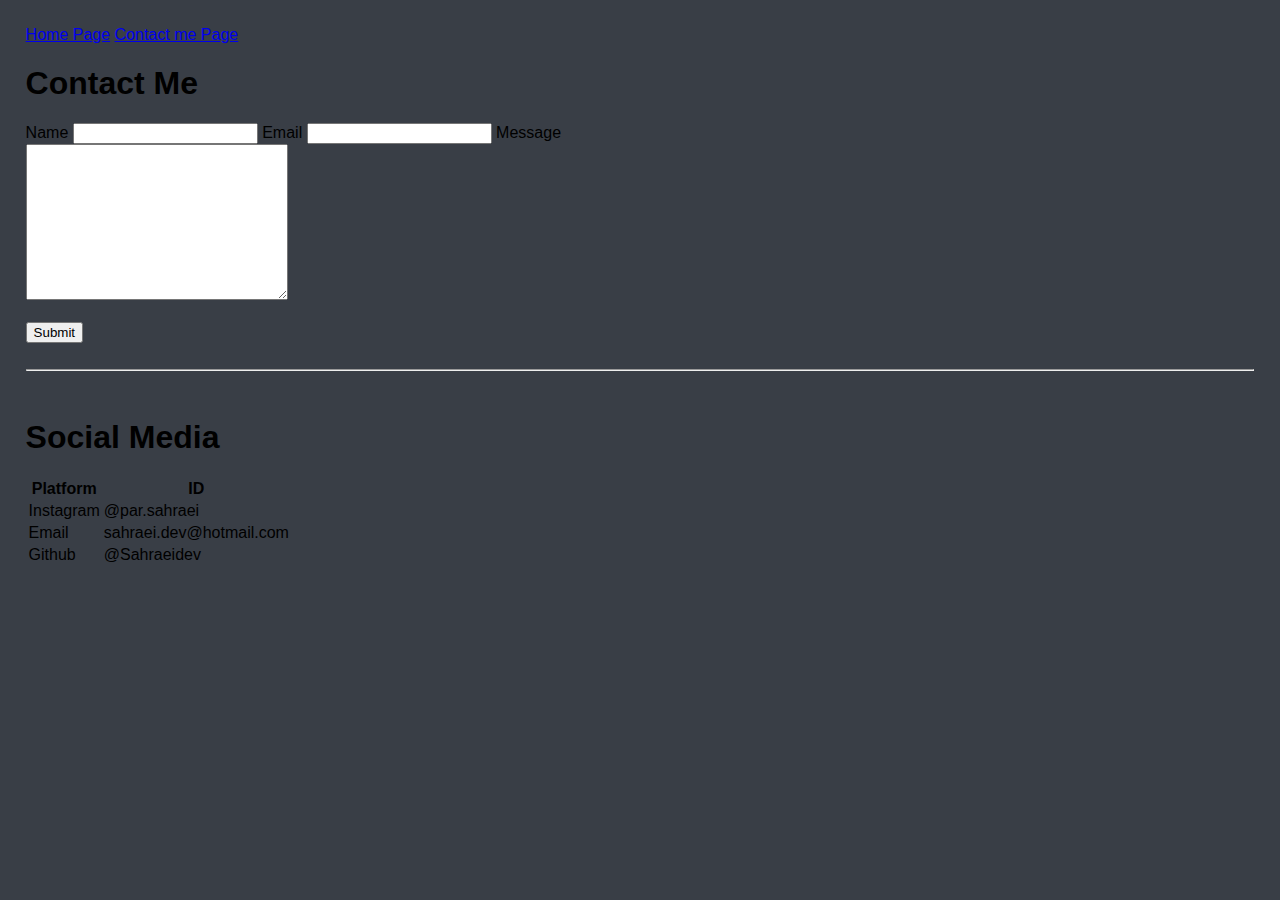
<file: contactme.html>
<!DOCTYPE html>
<html>
    <head>
        <meta charset="uft-8">
        <title>Contact me</title>
        <link rel="stylesheet" href="CSS/styles.css">
        <link rel="icon" href="Media/Webicon.ico">
        <link rel="preconnect" href="https://fonts.googleapis.com">
        <link rel="preconnect" href="https://fonts.gstatic.com" crossorigin>
        <link href="https://fonts.googleapis.com/css2?family=Merriweather&family=Montserrat&family=Sacramento&display=swap" rel="stylesheet">
    </head>
    <body>
        <!--Nav bar-->
        <div class="navbar">
            <a class="navbar-btn" href="index.html">Home Page</a>
            <a class="navbar-btn" href="contactme.html">Contact me Page</a>
        </div>


        <form id="contactForm" action="mailto:sahraei.dev@hotmail.com" enctype="text/plain">
            <h1>Contact Me</h1>
            <label for="">Name</label>
            <input type="text">
            <label for="">Email</label>
            <input type="email" name="" id="">
            <label>Message</label><br>
            <textarea name="" id="" cols="30" rows="10"></textarea><br><br>
            <input type="submit" value="Submit">
        </form>

        <br>
        <hr>
        <br>

        <div>
            <h1>Social Media</h1>
            <table>
                <thead>
                    <tr>
                        <th>Platform</th>
                        <th>ID</th>
                    </tr>
                </thead>
                <tr>
                    <td>Instagram</td>
                    <td>@par.sahraei</td>
                </tr>
                <tr>
                    <td>Email</td>
                    <td>sahraei.dev@hotmail.com</td>
                </tr>
                <tr>
                    <td>Github</td>
                    <td>@Sahraeidev</td>
                </tr>
            </table>
        </div>
        
    </body>
</html>
</file>
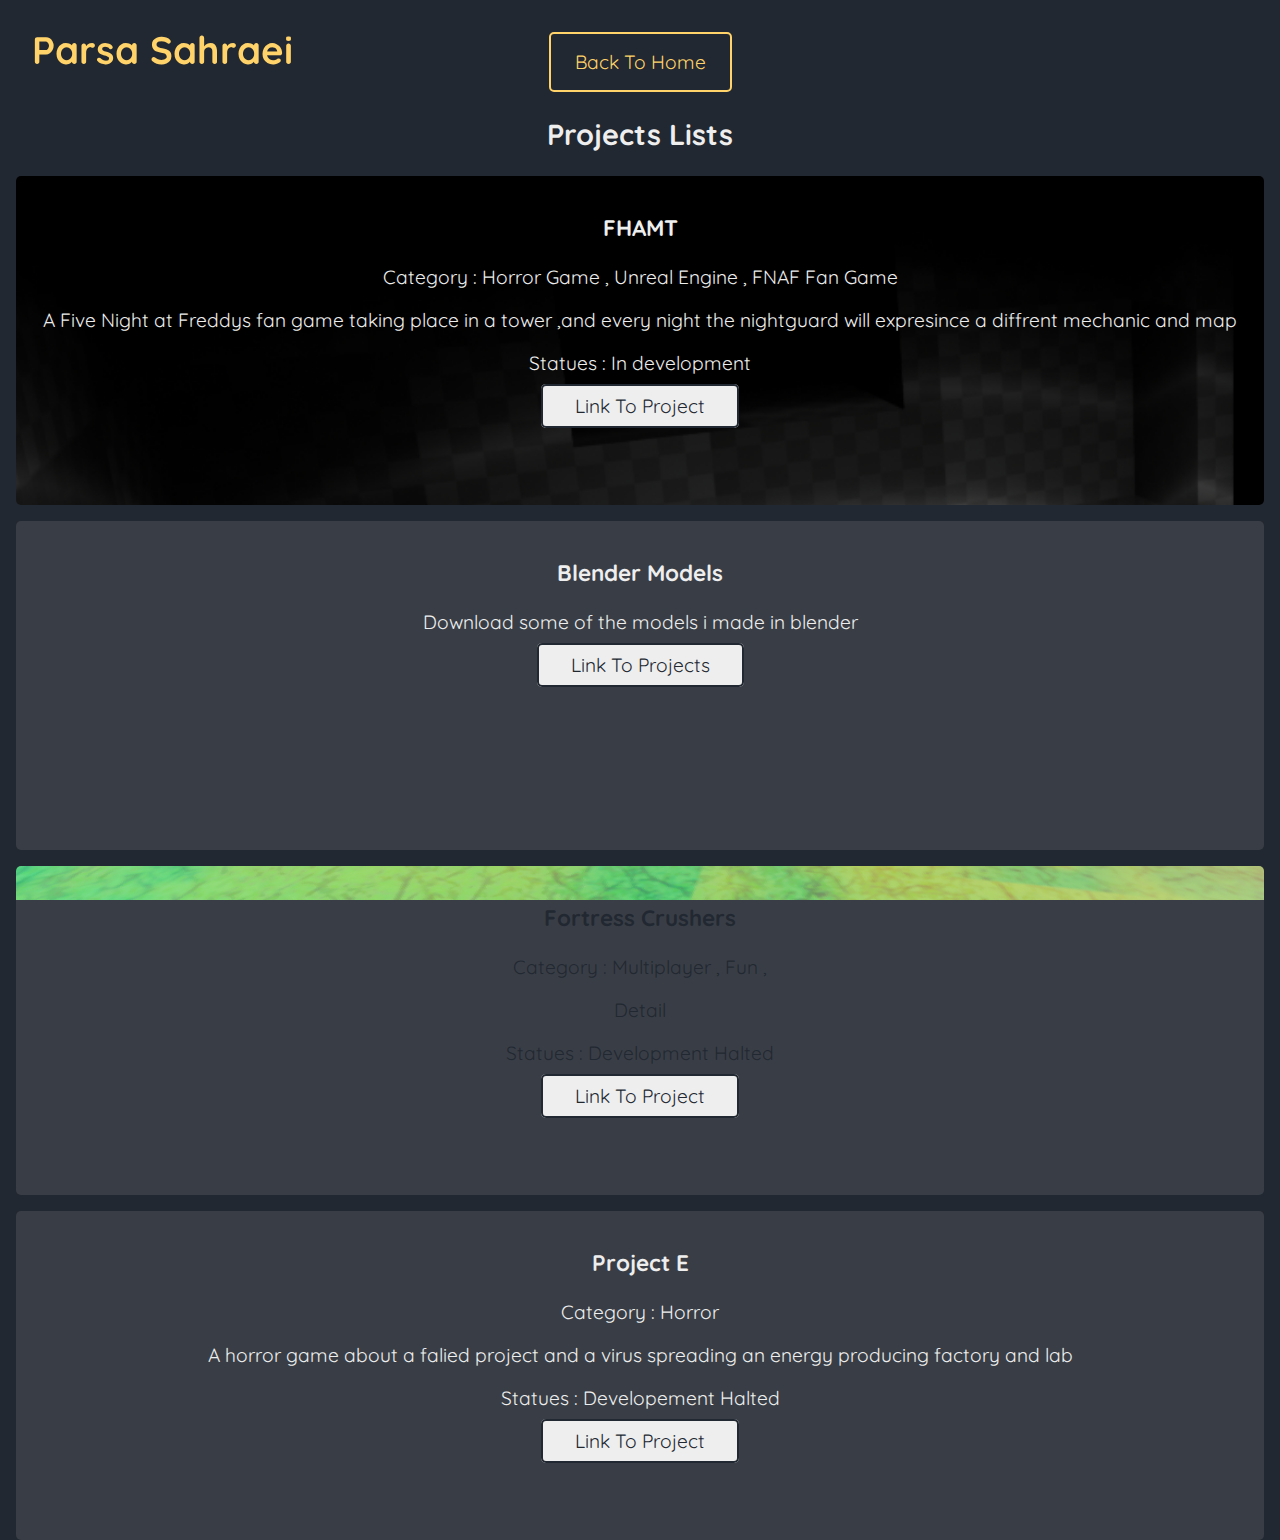
<file: Projects.html>
<!DOCTYPE html>
<html lang="en">

<head>
    <meta charset="UTF-8">
    <meta name="viewport" content="width=device-width, initial-scale=1.0">
    <link rel="stylesheet" href="Projects.css">
    <link rel="preconnect" href="https://fonts.googleapis.com">
    <link rel="preconnect" href="https://fonts.gstatic.com" crossorigin>
    <link href="https://fonts.googleapis.com/css2?family=Montserrat:ital,wght@0,100..900;1,100..900&display=swap"
        rel="stylesheet">
    <link rel="preconnect" href="https://fonts.googleapis.com">
    <link rel="preconnect" href="https://fonts.gstatic.com" crossorigin>
    <link href="https://fonts.googleapis.com/css2?family=Quicksand:wght@300..700&display=swap" rel="stylesheet">
    <title>Projects</title>
    <meta name="viewport" content="width=device-width, initial-scale=1.0">

</head>

<body>
    <nav>
        <h1>Parsa Sahraei</h1>
    </nav>
    <div class="projects">
        <a href="index.html" id="BackToHome">Back To Home</a>
        <h2>Projects Lists</h2>

        <div class="project-item" id="FHAMT">
            <h3>FHAMT</h3>
            <p>Category : Horror Game , Unreal Engine , FNAF Fan Game</p>
            <p>A Five Night at Freddys fan game taking place in a tower ,and every night the nightguard will expresince
                a diffrent mechanic and map</p>
            <p>Statues : In development</p>
            <a href="https://gamejolt.com/games/FHAMT/642009" class="projectLink">Link To Project</a>
        </div>


        <div class="project-item" id="blenderrenders">
            <h3>Blender Models</h3>
            <p>Download some of the models i made in blender</p>
            <a href="https://sketchfab.com/Sahraeidev" class="projectLink">Link To Projects</a>
        </div>


        <div class="project-item" id="ProjectF">
            <h3>Fortress Crushers</h3>
            <p>Category : Multiplayer , Fun ,</p>
            <p>Detail</p>
            <p>Statues : Development Halted</p>
            <a href="" class="projectLink">Link To Project</a>
        </div>


        <div class="project-item">
            <h3>Project E</h3>
            <p>Category : Horror</p>
            <p>A horror game about a falied project and a virus spreading an energy producing factory and lab</p>
            <p>Statues : Developement Halted</p>
            <a href="" class="projectLink">Link To Project</a>
        </div>

    </div>

</body>

</html>
</file>
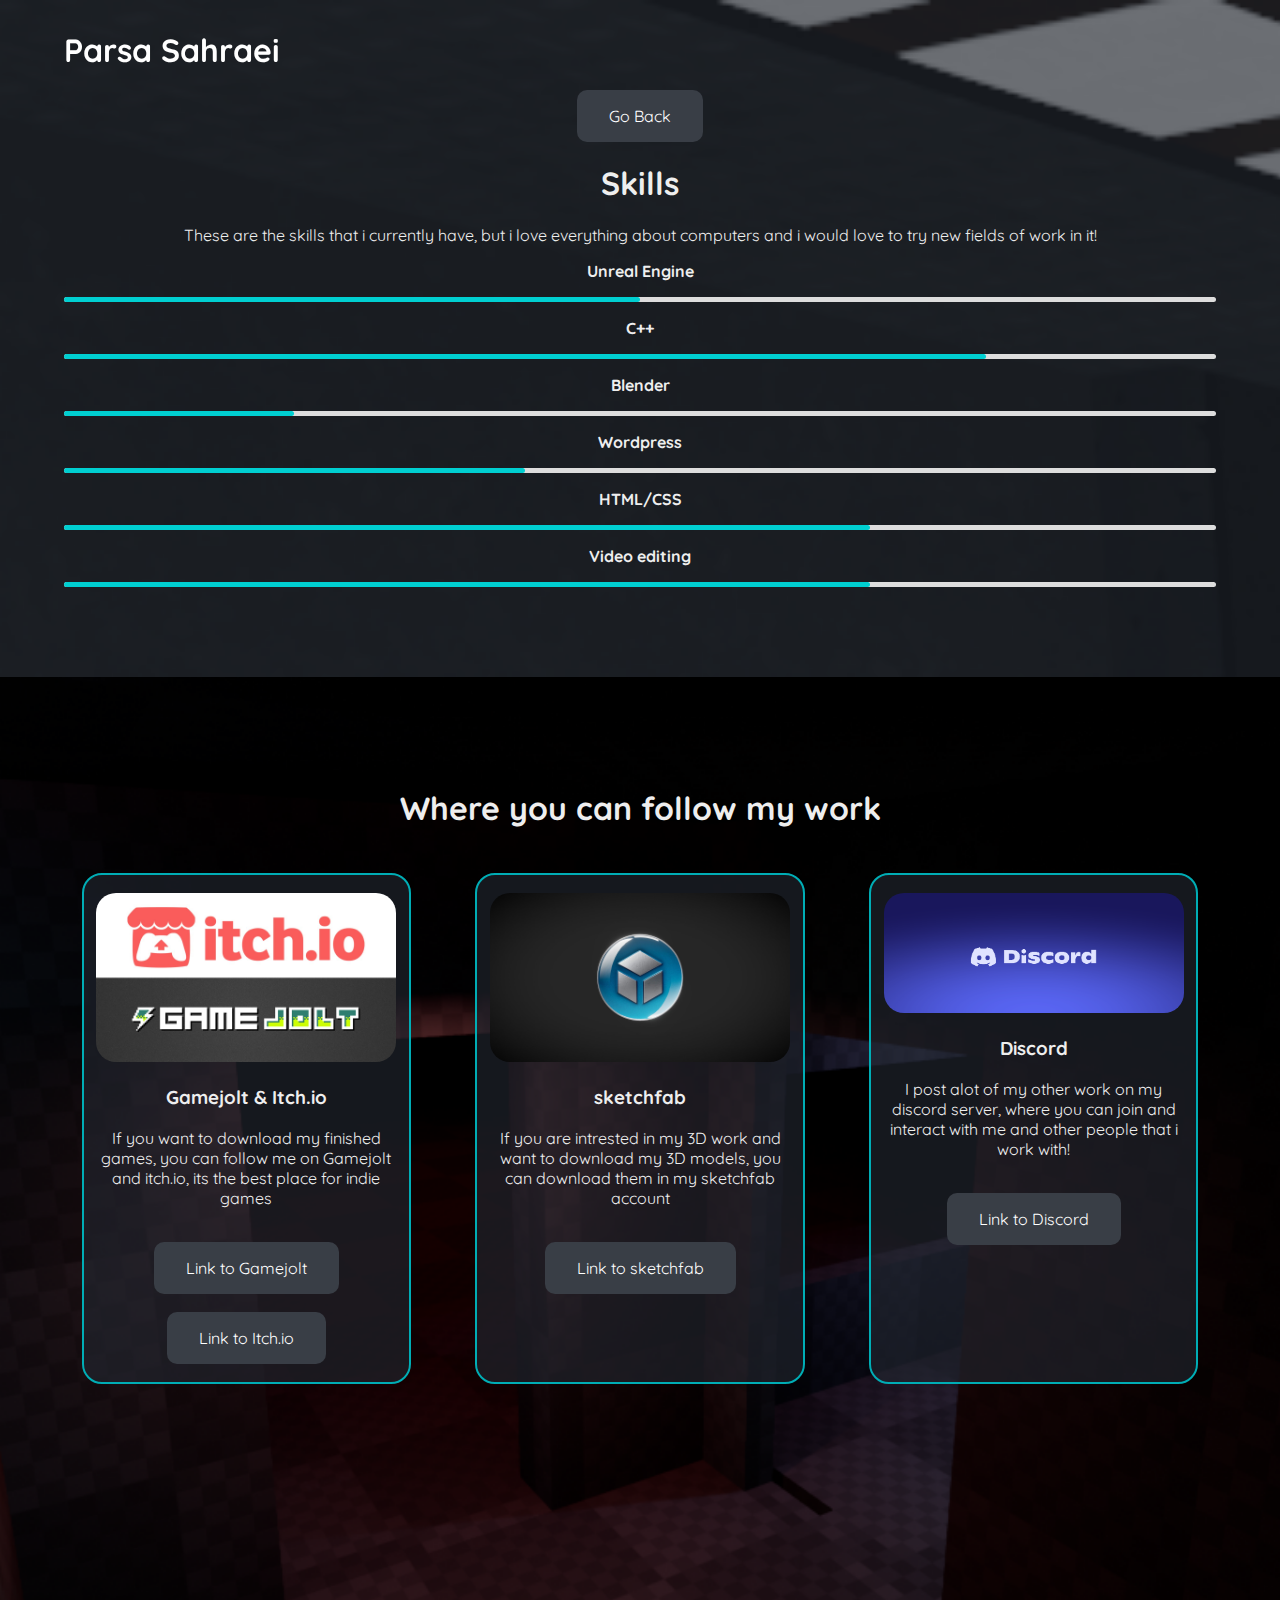
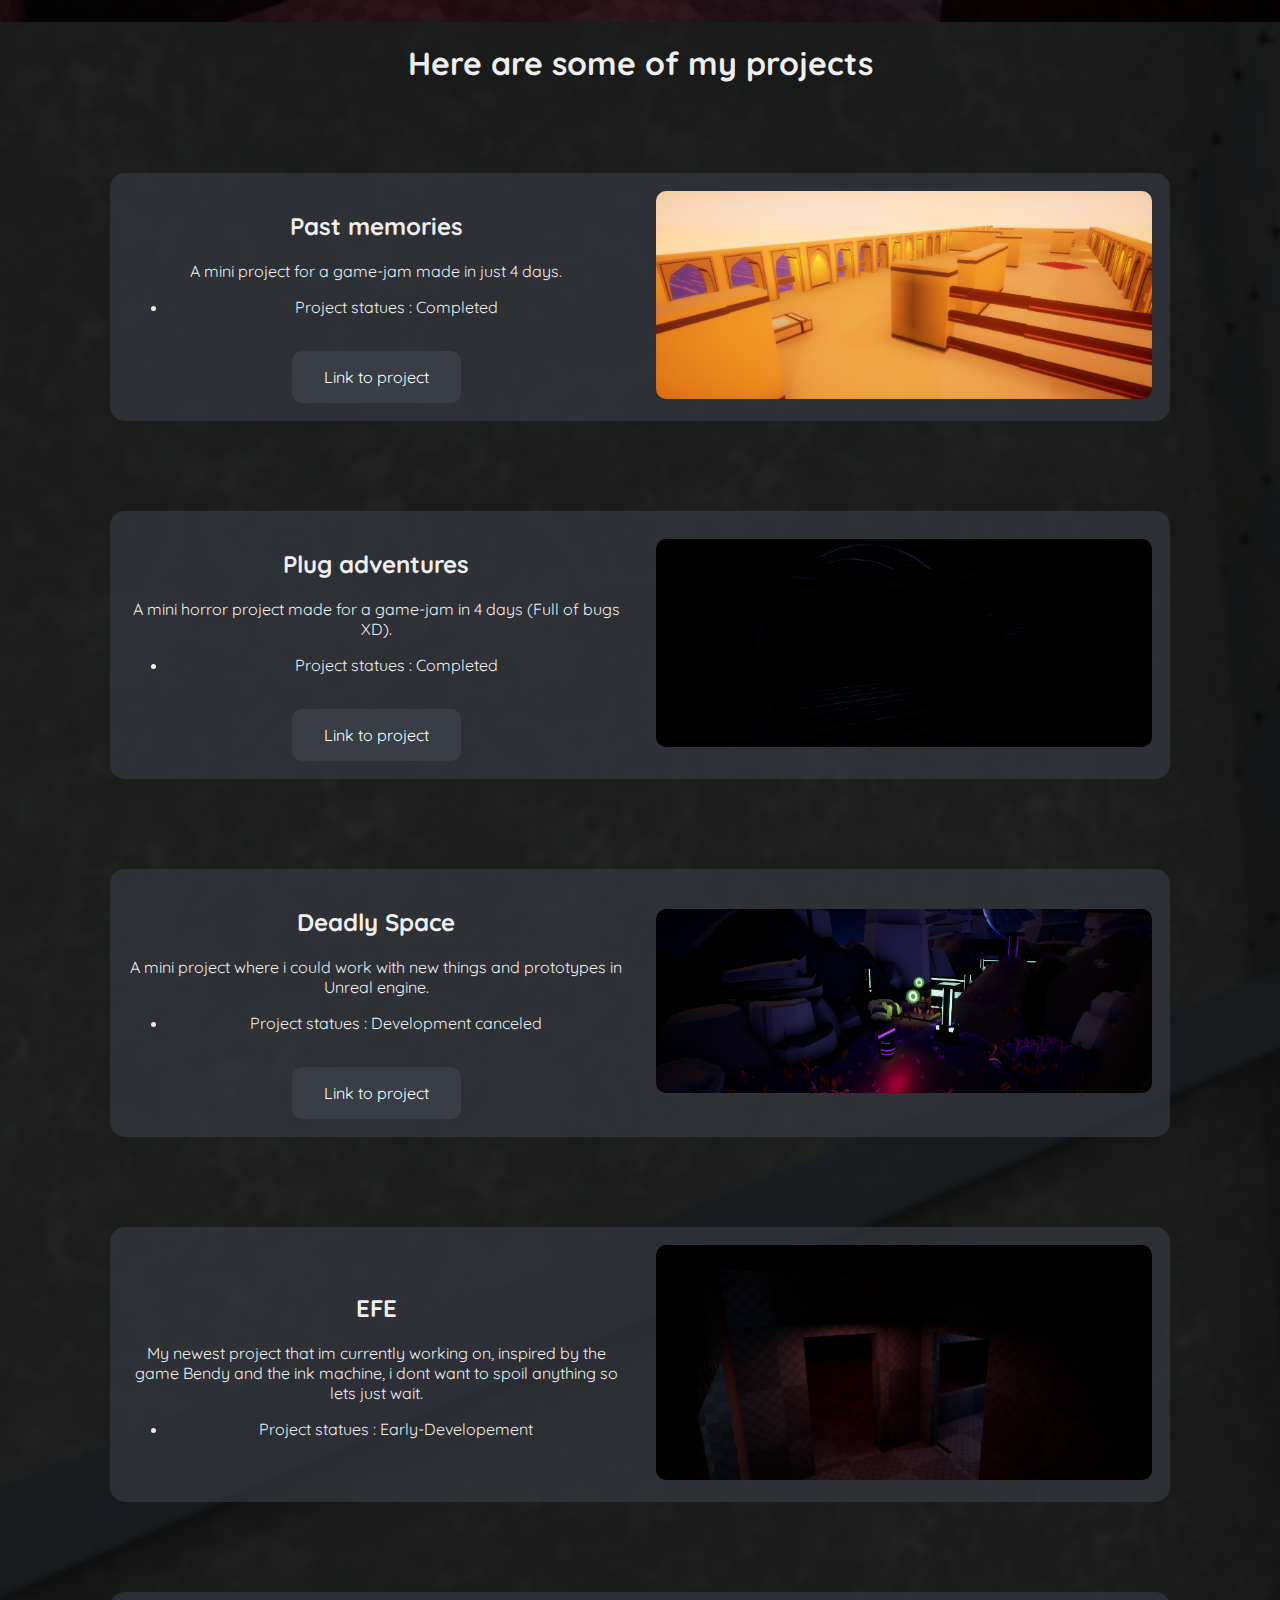
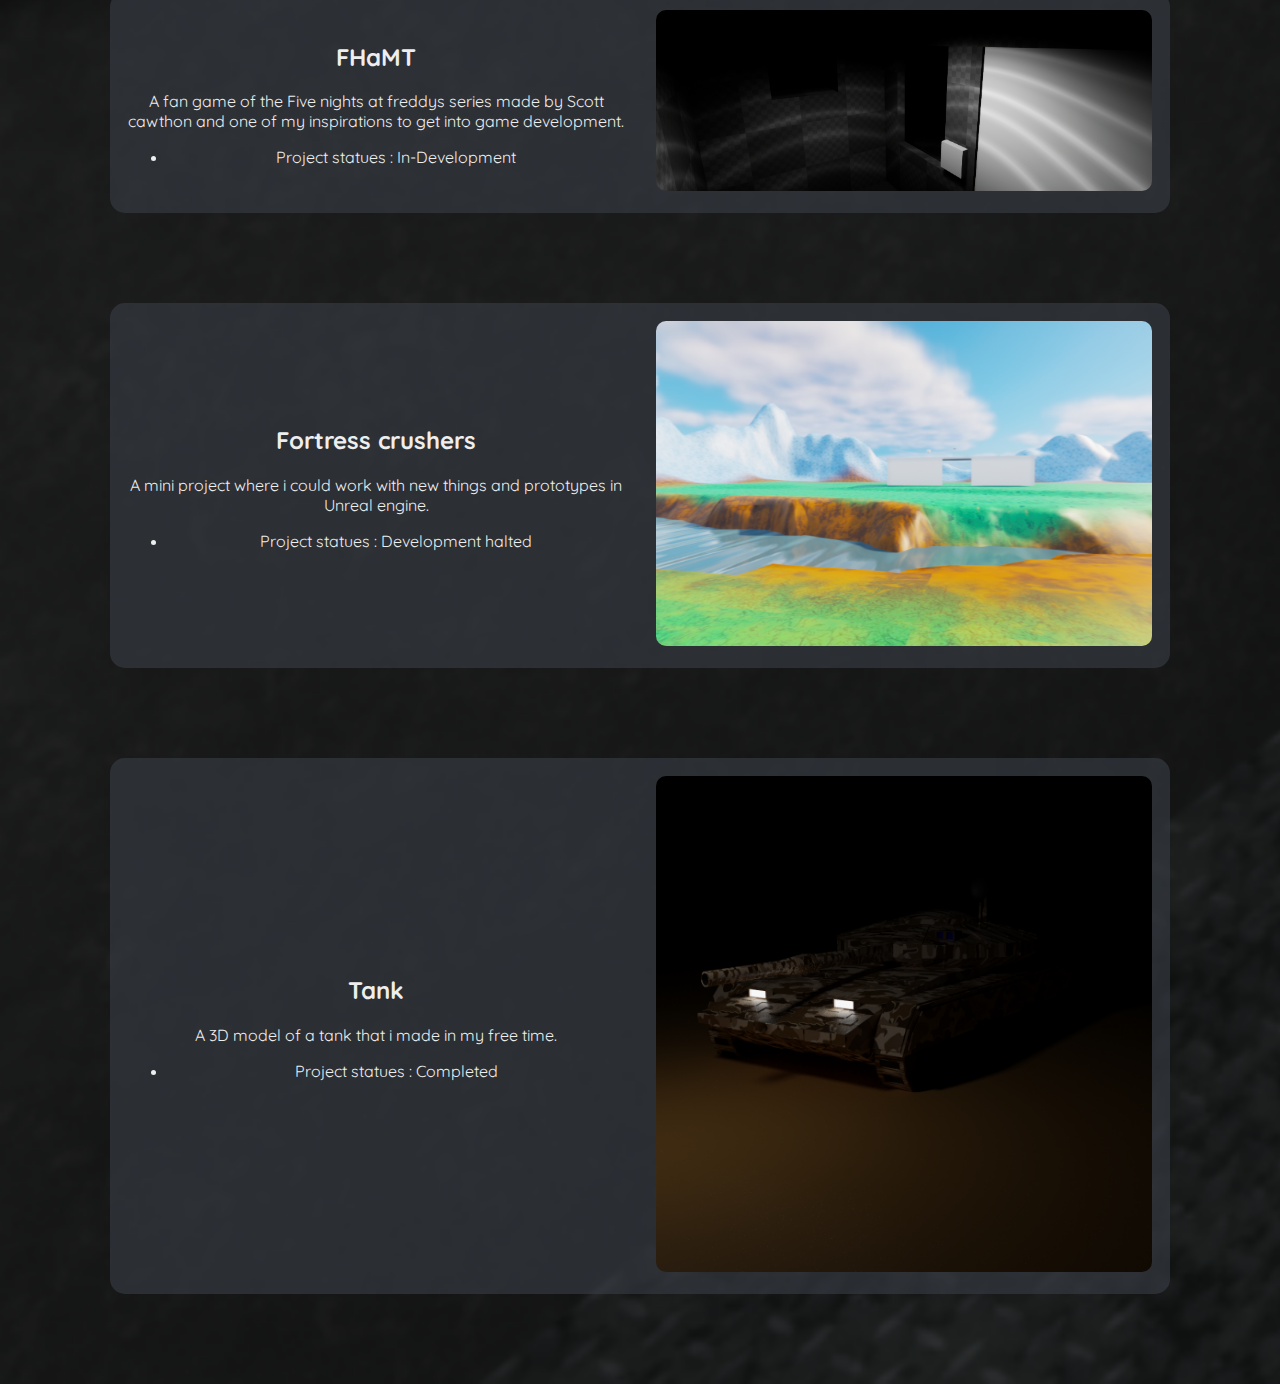
<file: projects.html>
<!DOCTYPE html>
<html lang="en">
<head>
    <meta charset="UTF-8" />
    <meta name="viewport" content="width=device-width, initial-scale=1.0" />
    <title>Projects</title>

    <!-- Fonts -->
    <link rel="preconnect" href="https://fonts.googleapis.com" />
    <link rel="preconnect" href="https://fonts.gstatic.com" crossorigin />
    <link href="https://fonts.googleapis.com/css2?family=Montserrat:wght@100..900&family=Quicksand:wght@300..700&display=swap" rel="stylesheet" />

    <!-- Styles -->
    <link rel="stylesheet" href="projects.css" />
</head>
<body>
    <div class="name">
        <h1>Parsa Sahraei</h1>
    </div>
    <div class="skills">
        <a class="button" style="margin: auto" href="index.html">Go Back</a>

        <h1>Skills</h1>
        <p>These are the skills that i currently have, but i love everything about computers and i would love to try new fields of work in it!</p>
        <p><b>Unreal Engine</b></p>
        <div style="width: 100%; background-color: #ddd;border-radius: 20px;">
            <div style="width: 50%; height: 5px; background-color: #00cfd1;border-radius: 20px;"></div>
        </div>

        <p><b>C++</b></p>
        <div style="width: 100%; background-color: #ddd;border-radius: 20px;">
            <div style="width: 80%; height: 5px; background-color: #00cfd1;border-radius: 20px;"></div>
        </div>
        
        <p><b>Blender</b></p>
        <div style="width: 100%; background-color: #ddd;border-radius: 20px;">
            <div style="width: 20%; height: 5px; background-color:  #00cfd1;border-radius: 20px;"></div>
        </div>

        <p><b>Wordpress</b></p>
        <div style="width: 100%; background-color: #ddd;border-radius: 20px;">
            <div style="width: 40%; height: 5px; background-color:  #00cfd1;border-radius: 20px;"></div>
        </div>

        <p><b>HTML/CSS</b></p>
        <div style="width: 100%; background-color: #ddd;border-radius: 20px;">
            <div style="width: 70%; height: 5px; background-color:  #00cfd1;border-radius: 20px;"></div>
        </div>

        <p><b>Video editing</b></p>
        <div style="width: 100%; background-color: #ddd;border-radius: 20px;">
            <div style="width: 70%; height: 5px; background-color:  #00cfd1;border-radius: 20px;"></div>
        </div>
    </div>

    <div class="social-lists">
        <h1>Where you can follow my work</h1>
        <div class="socials">
            <div>
                <img src="Media/gamejoltitch.jpg" alt="gamejoltitch">
                <h3>Gamejolt & Itch.io</h3>
                <p>If you want to download my finished games, you can follow me on Gamejolt and itch.io, its the best place for indie games</p>
                <a class="button" href="https://gamejolt.com/@The_Emoji_Dev">Link to Gamejolt</a>
                <a class="button" href="https://sahraei.itch.io/">Link to Itch.io</a>
            </div>
            
            <div>
                <img src="Media/sketchfab.jpg" alt="sketchfab">
                <h3>sketchfab</h3>
                <p>If you are intrested in my 3D work and want to download my 3D models, you can download them in my sketchfab account</p>
                <a class="button" href="https://sketchfab.com/Sahraeidev">Link to sketchfab</a>
            </div>
            
            <div>
                <img src="Media/discord.png" alt="Discord">
                <h3>Discord</h3>
                <p>I post alot of my other work on my discord server, where you can join and interact with me and other people that i work with!</p>
                <a class="button" href="https://discord.gg/ksbJnd3XC2">Link to Discord</a>
            </div>
        </div>
    </div>
    
    <div class="project-list">
        <h1 style="text-align: center">Here are some of my projects</h1>
        <div class="project">
            <div>
                <h2>Past memories</h2>
                <p>A mini project for a game-jam made in just 4 days.</p>
                <ul>
                    <li>Project statues : Completed</li>
                </ul>
                <a class="button" href="https://sahraei.itch.io/past-memories">Link to project</a>
            </div>
            <div>
                <img src="Media/PM.png" alt="project picture">
            </div>
        </div>
        
        
        <div class="project">
            <div>
                <h2>Plug adventures</h2>
                <p>A mini horror project made for a game-jam in 4 days (Full of bugs XD).</p>
                <ul>
                    <li>Project statues : Completed</li>
                </ul>
                <a class="button" href="https://sahraei.itch.io/plugadventures">Link to project</a>
            </div>
            <div>
                <img src="Media/PA.png" alt="project picture">
            </div>
        </div>
        
        <div class="project">
            <div>
                <h2>Deadly Space</h2>
                <p>A mini project where i could work with new things and prototypes in Unreal engine.</p>
                <ul>
                    <li>Project statues : Development canceled</li>
                </ul>
                <a class="button" href="">Link to project</a>
            </div>
            <div>
                <img src="Media/DS.png" alt="project picture">
            </div>
        </div>
        
        <div class="project">
            <div>
                <h2>EFE</h2>
                <p>My newest project that im currently working on, inspired by the game Bendy and the ink machine, i dont want to spoil anything so lets just wait.</p>
                <ul>
                    <li>Project statues : Early-Developement</li>
                </ul>
            </div>
            <div>
                <img src="Media/EFE.png" alt="project picture">
            </div>
        </div>

        <div class="project">
            <div>
                <h2>FHaMT</h2>
                <p>A fan game of the Five nights at freddys series made by Scott cawthon and one of my inspirations to get into game development.</p>
                <ul>
                    <li>Project statues : In-Development</li>
                </ul>
            </div>
            <div>
                <img src="Media/FHAMT.png" alt="project picture">
            </div>
        </div>

        <div class="project">
            <div>
                <h2>Fortress crushers</h2>
                <p>A mini project where i could work with new things and prototypes in Unreal engine.</p>
                <ul>
                    <li>Project statues : Development halted</li>
                </ul>
            </div>
            <div>
                <img src="Media/ProjectF.png" alt="project picture">
            </div>
        </div>
        
        <div class="project">
            <div>
                <h2>Tank</h2>
                <p>A 3D model of a tank that i made in my free time.</p>
                <ul>
                    <li>Project statues : Completed</li>
                </ul>
            </div>
            <div>
                <img src="Media/Brown-Tank-Render.png" alt="project picture">
            </div>
        </div>
    </div>
</body>
</html>
</file>
<file: CSS/styles.css>
body {
    background-color: #393E46;
    margin: auto;
    padding: 2%;
    font-family: "Mooli", sans-serif;
}

main {
    padding-top: 3rem;
    background-color: #EEEEEE;
    color: #393E46;
    border-radius: 10px;
}

/*Navbar*/
nav {
    background-color: #222831;
    height: 5rem;
    width: 95%;
    margin: 3% auto;
    border-radius: 60px;
    border: #393E46 solid 5px;
    display: flex;
    position: fixed;
    top: -0.5rem;
    left: 0;
    right: 0;
    flex-wrap: wrap;
    align-items: center;
    justify-content: space-around;

}

.nav-item {
    color: #EEEEEE;
    text-decoration: none;
    text-align: center;
    transition: 1s;
}

.nav-item:hover {
    color: #222831;
    background-color: #EEEEEE;
    border-radius: 10px;
    padding: 1rem;
}

/*Pictures */
#ProfilePic {
    width: 10rem;
    height: 10rem;
    border: #222831 solid 5px;
    margin-right: 10rem;
    transition: 1s;
}

#ProfilePic:hover {
    border-radius: 100%;
}

#OneOfMyProjects {
    border: 2px solid #393E46;
    border-radius: 10px;
    display: block;
    margin: 6rem auto;
    width: 85%;
}

/*Aboutme*/
.MyProfile {
    padding: 2% 0.5%;
    display: flex;
    flex-wrap: wrap;

}


/*More*/
.More {
    background-color: #222831;
    color: #EEEEEE;
    display: flex;
    padding: 2%;
}

ul {
    font-size: 1.5rem;
}

ul a {
    text-decoration: none;
    color: #222831;
}

.socialmediaicon {
    height: 1.5rem;
    width: 1.5rem;
    border-radius: 100%;
}

aside {
    margin-left: 1rem;
    border-radius: 10px;
    padding: 2%;
    background-color: #EEEEEE;
    color: #222831;
}
</file>
<file: Projects.css>
body {
    margin: 0;
    color: #EEEEEE;
    font-family: "Quicksand", sans-serif;
    font-optical-sizing: auto;
    font-style: normal;
    background-color: #222831;
    text-align: center;
    font-size: larger;
}

@media only screen and (max-width: 600px) {
    body {
        font-size: 1rem;
    }
}

nav {
    position: fixed;
    color: #FFD369;
    margin-left: 2rem;
}

.projects {
    height: 100vh;
    text-align: center;
    background-attachment: fixed;
    background-repeat: no-repeat;
    background-size: cover;
    background-color: #222831;
    min-height: fit-content;
}

#BackToHome {
    display: inline-block;
    padding: 1rem 1.5rem;
    border-radius: 5px;
    border: #FFD369 solid 2px;
    color: #FFD369;
    text-decoration: none;
    transition: 0.5s;
    align-self: center;
    margin-top: 2rem;
}

#BackToHome:hover {
    transform: translateY(-0.5em);
}

.project-item {
    margin: 1rem;
    height: 33vh;
    border-radius: 5px;
    text-align: center;
    background-attachment: fixed;
    background-repeat: no-repeat;
    background-size: cover;
    min-height: fit-content;
    background-color: #393E46;
    padding: 1rem 0;
}

#blenderrenders {
    background-image: url(https://docs.blender.org/manual/en/latest/_images/interface_window-system_introduction_default-startup.png);
}

#FHAMT {
    background-image: url(Media/FHAMT.png);

}

#ProjectF {
    background-image: url(Media/ProjectF.png);
    color: #222831;
}

.projectLink {
    background-color: #EEEEEE;
    color: #222831;
    text-decoration: none;
    padding: 0.5rem 2rem;
    border-radius: 5px;
    border: #222831 2px solid;
}
</file>
<file: projects.css>
/* Base Styles */
body {
    margin: 0;
    color: #EEEEEE;
    font-family: "Quicksand", sans-serif;
    background-image: url("Media/NewElevator.png");
    background-repeat: no-repeat;
    background-size: cover;
    box-sizing: border-box;
}

.name {
    position: fixed;
    top: 1vh;
    left: 5vw;
    color: white;
    z-index: 100;
}

.skills {
    text-align: center;
    padding: 10vh 5vw;
    background-color: rgba(34, 40, 49, 0.58);
    box-sizing: border-box;
}

.project {
    margin: 10vh auto;
    width: 80%;
    display: flex;
    justify-content: space-around;
    align-items: center;
    height: auto;
    padding: 2vh;
    background-color: rgba(57, 62, 70, 0.62);
    border-radius: 15px;
    gap: 2rem;
    flex-wrap: wrap;
}

.project div {
    flex: 1 1 300px;
    min-width: 280px;
    text-align: center;
}

.project div img {
    width: 100%;
    max-width: 600px;
    height: auto;
    margin: auto;
    border-radius: 10px;
}

a.button {
    display: inline-block;
    margin-top: 2vh;
    padding: 1em 2em;
    background-color: #393E46;
    color: white;
    text-decoration: none;
    border-radius: 10px;
    transition: background-color 0.3s;
}

a.button:hover {
    background-color: #00ADB5;
}




.social-lists {
    min-height: 90vh;
    background-image: url("Media/EFE.png");
    background-repeat: no-repeat;
    background-size: cover;
    background-position: center;
    text-align: center;
    padding: 10vh 5vw 5vh 5vw;
}

.socials {
    display: flex;
    flex-wrap: wrap;
    justify-content: center;
    gap: 5vw;
    margin-top: 5vh;
}

.socials div {
    width: 80vw;
    max-width: 300px;
    border: #00ADB5 2px solid;
    border-radius: 20px;
    padding: 2vh 1vw;
    background-color: rgba(34, 40, 49, 0.61);
}
.socials div img {
    border-radius: 20px;
    width: 100%;
    height: auto;
}
/* Responsive Adjustments */
@media (max-width: 768px) {
    .skills {
        padding: 5vh 3vw;
    }

    .project {
        flex-direction: column;
        padding: 3vh 5vw;
    }

    .project div img {
        max-width: 90%;
        margin-bottom: 2vh;
    }

    .name {
        font-size: 1rem;
        top: 2vh;
        left: 3vw;
    }
}

@media (max-width: 480px) {
    .skills {
        padding: 4vh 2vw;
    }

    .project {
        width: 95%;
    }

    a.button {
        padding: 0.8em 1.5em;
        font-size: 0.9rem;
    }
}
</file>
